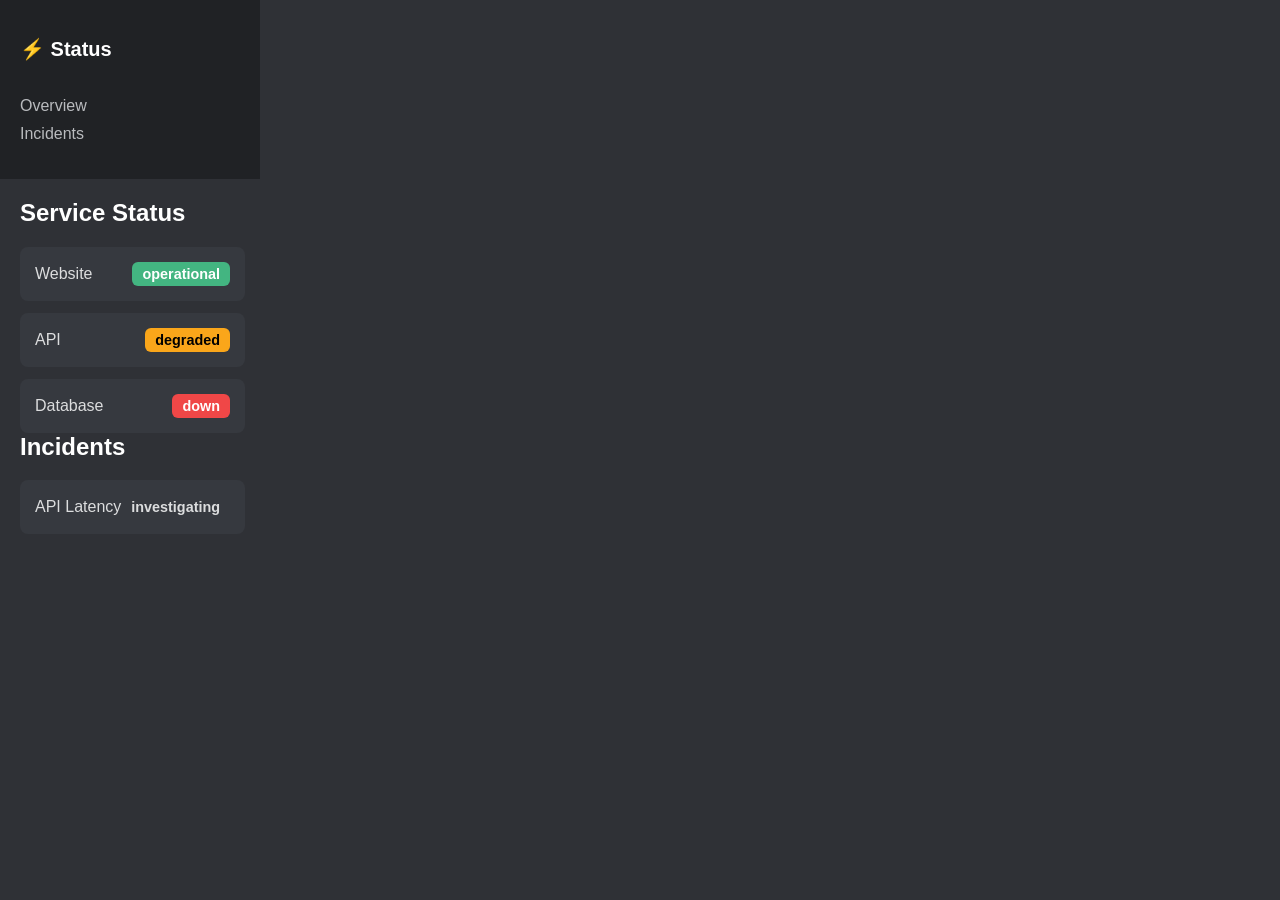
<file: index.html>
<!DOCTYPE html>
<html lang="en">
<head>
  <meta charset="UTF-8">
  <title>Status Page</title>
  <link rel="stylesheet" href="style.css">
</head>
<body>
  <div class="app">
    <aside class="sidebar">
      <h1 class="logo">⚡ Status</h1>
      <nav>
        <ul>
          <li><a href="#">Overview</a></li>
          <li><a href="#">Incidents</a></li>
        </ul>
      </nav>
    </aside>

    <main class="content">
      <h2>Service Status</h2>
      <div id="services" class="services"></div>

      <h2>Incidents</h2>
      <div id="incidents" class="incidents"></div>
    </main>
  </div>

  <script src="script.js"></script>
</body>
</html>
</file>
<file: style.css>
/* General Layout */
body {
  margin: 0;
  font-family: "Segoe UI", sans-serif;
  background-color: #2f3136;
  color: #dcddde;
  display: flex;
  height: 100vh;
}

/* Sidebar */
.sidebar {
  width: 220px;
  background-color: #202225;
  padding: 20px;
  display: flex;
  flex-direction: column;
}

.logo {
  color: #fff;
  font-size: 20px;
  margin-bottom: 20px;
}

.sidebar ul {
  list-style: none;
  padding: 0;
}

.sidebar li {
  margin: 10px 0;
}

.sidebar a {
  color: #b9bbbe;
  text-decoration: none;
  font-weight: 500;
}

.sidebar a:hover {
  color: #fff;
}

/* Content */
.content {
  flex: 1;
  padding: 20px;
  overflow-y: auto;
}

h2 {
  margin-top: 0;
  color: #fff;
}

/* Service Cards */
.services, .incidents {
  display: grid;
  gap: 12px;
  margin-top: 10px;
}

.card {
  background-color: #36393f;
  padding: 15px;
  border-radius: 8px;
  display: flex;
  justify-content: space-between;
  align-items: center;
}

.status {
  font-weight: bold;
  padding: 4px 10px;
  border-radius: 6px;
  font-size: 0.9em;
}

.status.operational {
  background-color: #43b581;
  color: #fff;
}

.status.degraded {
  background-color: #faa61a;
  color: #000;
}

.status.down {
  background-color: #f04747;
  color: #fff;
}

.service-info {
  display: flex;
  align-items: center;
  gap: 10px;
}

.service-icon {
  width: 24px;
  height: 24px;
  border-radius: 6px;       /* rounded corners */
  box-shadow: 0 0 6px rgba(114, 137, 218, 0.6); /* subtle Discord glow */
  object-fit: cover;
}

.incident-info {
  display: flex;
  justify-content: space-between;
  align-items: center;
}

.incident-img {
  margin-top: 10px;
  max-width: 100%;
  border-radius: 6px;
  box-shadow: 0 0 8px rgba(240, 71, 71, 0.6); /* subtle red glow for incident images */
}
</file>
